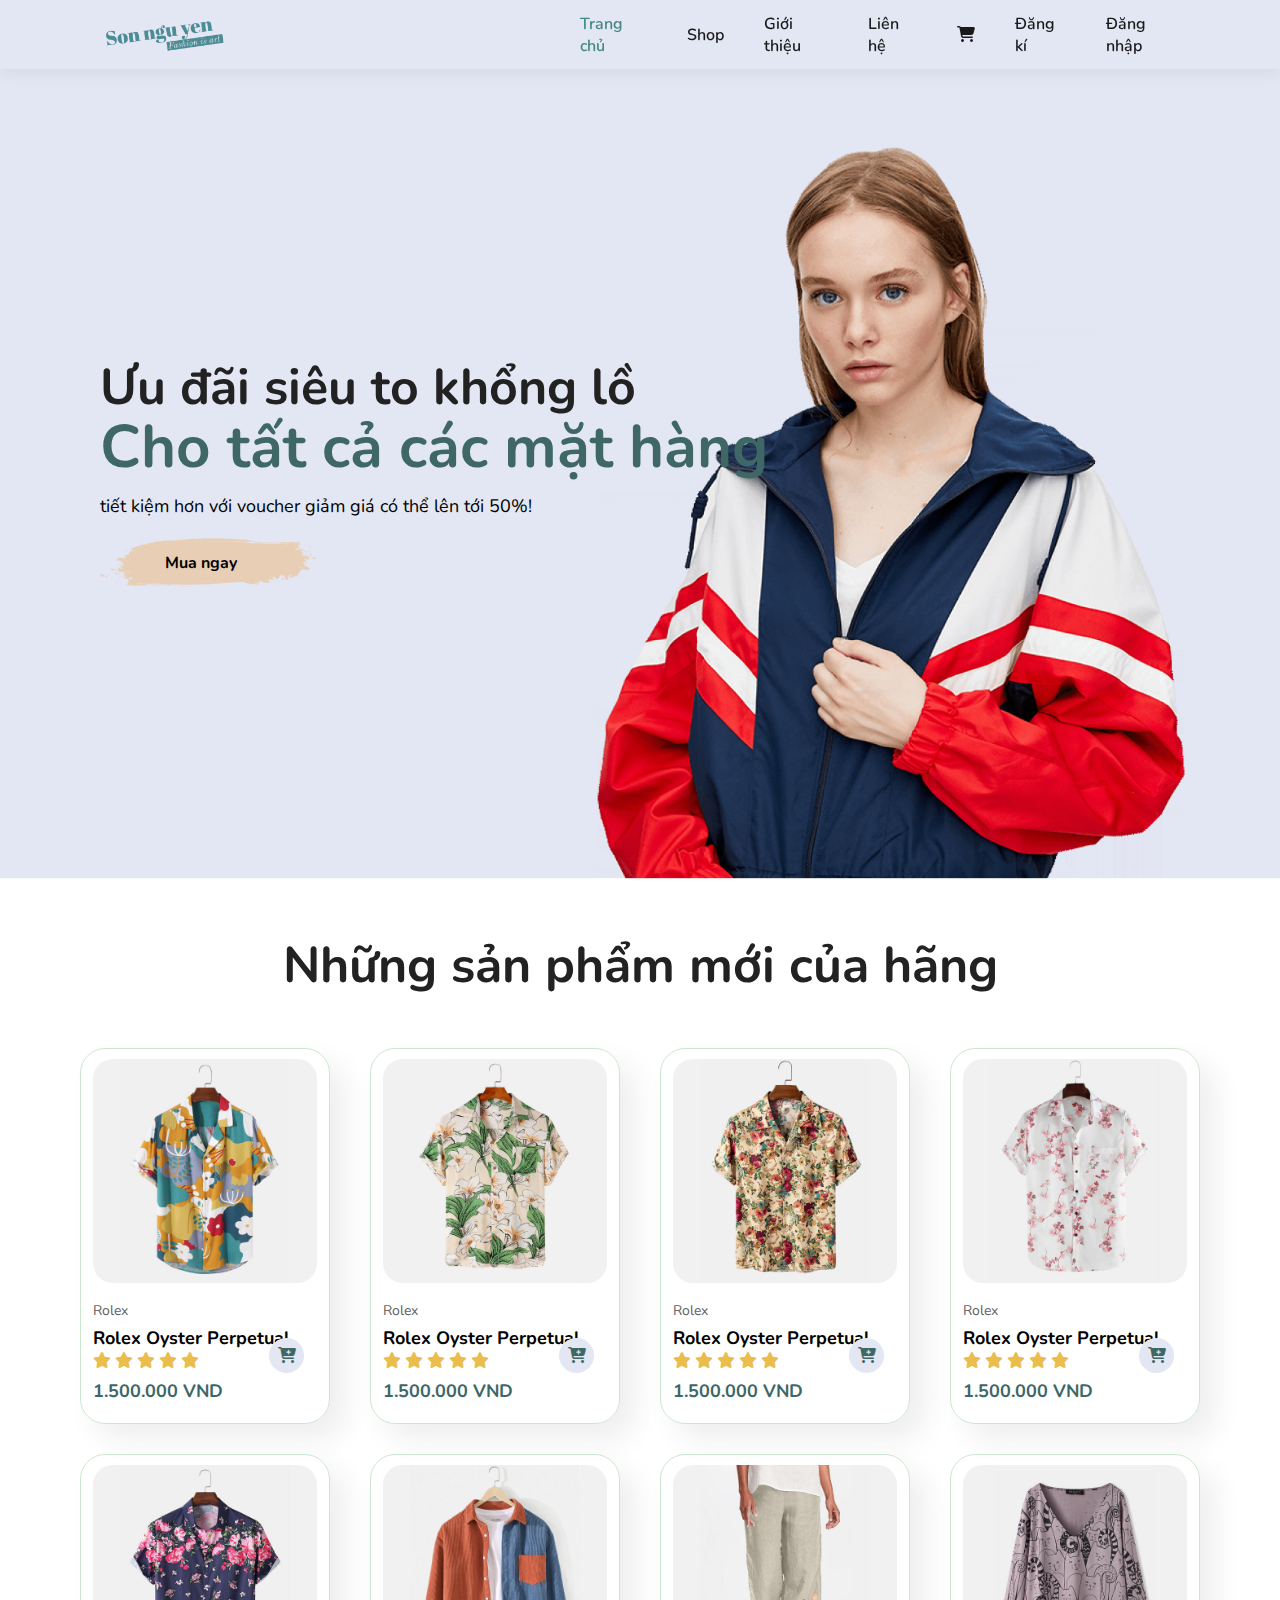
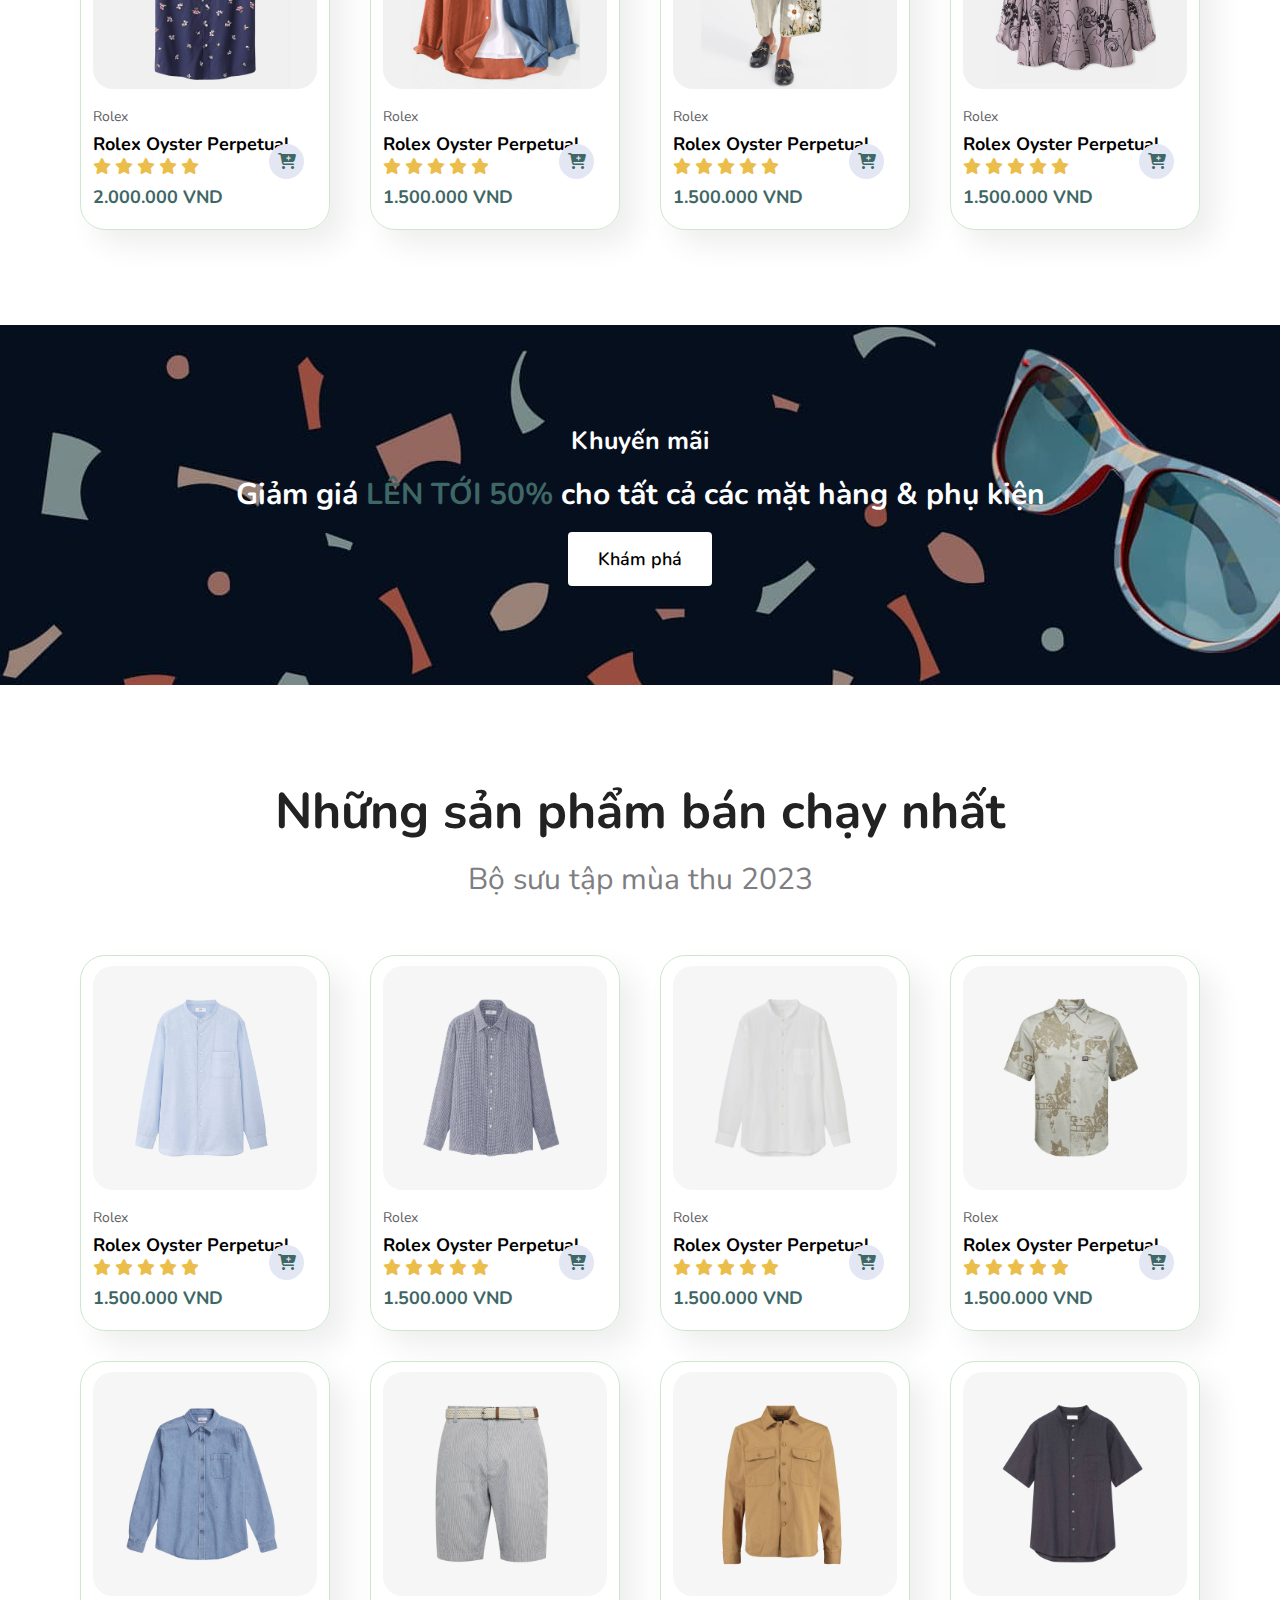
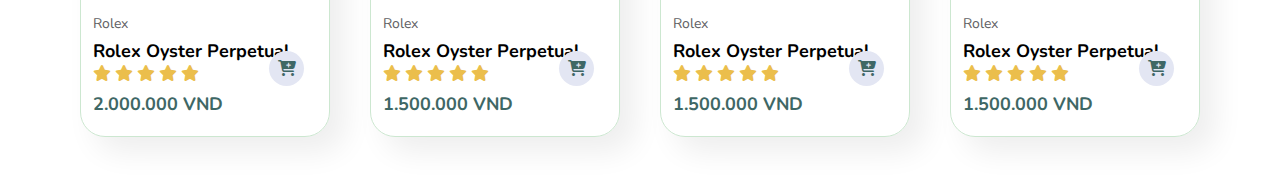
<file: index.html>
<!DOCTYPE html>
<html lang="en">
    <head>
        <meta charset="UTF-8" />
        <meta http-equiv="X-UA-Compatible" content="IE=edge" />
        <meta name="viewport" content="width=device-width, initial-scale=1.0" />
        <title>Son Ngu Yen</title>
        <link
            rel="stylesheet"
            href="https://cdnjs.cloudflare.com/ajax/libs/font-awesome/6.4.2/css/all.min.css"
        />
        <link rel="stylesheet" href="style.css" />
    </head>

    <body>
        <section id="header">
            <a href="index.html" style="width: 500px"
                ><img
                    src="img/logo.png"
                    style="width: 35%; height: auto; padding-top: 10px"
                    class="logo"
                    alt=""
            /></a>
            <div>
                <ul id="navbar">
                    <li><a class="active" href="index.html">Trang chủ</a></li>
                    <li><a href="shop.html">Shop</a></li>
                    <li><a href="about.html">Giới thiệu</a></li>
                    <li><a href="contact.html">Liên hệ</a></li>
                    <li id="rmfrnavbar">
                        <a href="cart.html"
                            ><i class="fa-solid fa-cart-shopping"></i
                        ></a>
                    </li>
                    <li><a href="login.html">Đăng kí</a></li>
                    <li><a href="login.html">Đăng nhập</a></li>
                    <a href="#" id="close"><i class="far fa-times"></i></a>
                </ul>
            </div>

            <div id="mobile">
                <a href="cart.html"
                    ><i class="fa-solid fa-cart-shopping"></i
                ></a>
                <i id="bar" class="fas fa-outdent"></i>
            </div>
        </section>

        <section id="hero">
            <h2>Ưu đãi siêu to khổng lồ</h2>
            <h1>Cho tất cả các mặt hàng</h1>
            <p>tiết kiệm hơn với voucher giảm giá có thể lên tới 50%!</p>
            <button>Mua ngay</button>
        </section>

        <section id="product1" class="section-p1">
            <h2>Những sản phẩm mới của hãng</h2>
            <div class="pro-container">
                <div
                    class="pro"
                    onclick="window.location.href='detailproduct.html';"
                >
                    <img src="img/products/f1.jpg" alt="" />
                    <div class="description">
                        <span>Rolex</span>
                        <h5>Rolex Oyster Perpetual</h5>
                        <div class="star">
                            <i class="fas fa-star"></i>
                            <i class="fas fa-star"></i>
                            <i class="fas fa-star"></i>
                            <i class="fas fa-star"></i>
                            <i class="fas fa-star"></i>
                        </div>
                        <h4>1.500.000 VND</h4>
                    </div>
                    <a href="#"><i class="fa-solid fa-cart-plus cart"></i></a>
                </div>
                <div
                    class="pro"
                    onclick="window.location.href='detailproduct.html';"
                >
                    <img src="img/products/f2.jpg" alt="" />
                    <div class="description">
                        <span>Rolex</span>
                        <h5>Rolex Oyster Perpetual</h5>
                        <div class="star">
                            <i class="fas fa-star"></i>
                            <i class="fas fa-star"></i>
                            <i class="fas fa-star"></i>
                            <i class="fas fa-star"></i>
                            <i class="fas fa-star"></i>
                        </div>
                        <h4>1.500.000 VND</h4>
                    </div>
                    <a href="#"><i class="fa-solid fa-cart-plus cart"></i></a>
                </div>
                <div
                    class="pro"
                    onclick="window.location.href='detailproduct.html';"
                >
                    <img src="img/products/f3.jpg" alt="" />
                    <div class="description">
                        <span>Rolex</span>
                        <h5>Rolex Oyster Perpetual</h5>
                        <div class="star">
                            <i class="fas fa-star"></i>
                            <i class="fas fa-star"></i>
                            <i class="fas fa-star"></i>
                            <i class="fas fa-star"></i>
                            <i class="fas fa-star"></i>
                        </div>
                        <h4>1.500.000 VND</h4>
                    </div>
                    <a href="#"><i class="fa-solid fa-cart-plus cart"></i></a>
                </div>
                <div
                    class="pro"
                    onclick="window.location.href='detailproduct.html';"
                >
                    <img src="img/products/f4.jpg" alt="" />
                    <div class="description">
                        <span>Rolex</span>
                        <h5>Rolex Oyster Perpetual</h5>
                        <div class="star">
                            <i class="fas fa-star"></i>
                            <i class="fas fa-star"></i>
                            <i class="fas fa-star"></i>
                            <i class="fas fa-star"></i>
                            <i class="fas fa-star"></i>
                        </div>
                        <h4>1.500.000 VND</h4>
                    </div>
                    <a href="#"><i class="fa-solid fa-cart-plus cart"></i></a>
                </div>
                <div
                    class="pro"
                    onclick="window.location.href='detailproduct.html';"
                >
                    <img src="img/products/f5.jpg" alt="" />
                    <div class="description">
                        <span>Rolex</span>
                        <h5>Rolex Oyster Perpetual</h5>
                        <div class="star">
                            <i class="fas fa-star"></i>
                            <i class="fas fa-star"></i>
                            <i class="fas fa-star"></i>
                            <i class="fas fa-star"></i>
                            <i class="fas fa-star"></i>
                        </div>
                        <h4>2.000.000 VND</h4>
                    </div>
                    <a href="#"><i class="fa-solid fa-cart-plus cart"></i></a>
                </div>
                <div
                    class="pro"
                    onclick="window.location.href='detailproduct.html';"
                >
                    <img src="img/products/f6.jpg" alt="" />
                    <div class="description">
                        <span>Rolex</span>
                        <h5>Rolex Oyster Perpetual</h5>
                        <div class="star">
                            <i class="fas fa-star"></i>
                            <i class="fas fa-star"></i>
                            <i class="fas fa-star"></i>
                            <i class="fas fa-star"></i>
                            <i class="fas fa-star"></i>
                        </div>
                        <h4>1.500.000 VND</h4>
                    </div>
                    <a href="#"><i class="fa-solid fa-cart-plus cart"></i></a>
                </div>
                <div
                    class="pro"
                    onclick="window.location.href='detailproduct.html';"
                >
                    <img src="img/products/f7.jpg" alt="" />
                    <div class="description">
                        <span>Rolex</span>
                        <h5>Rolex Oyster Perpetual</h5>
                        <div class="star">
                            <i class="fas fa-star"></i>
                            <i class="fas fa-star"></i>
                            <i class="fas fa-star"></i>
                            <i class="fas fa-star"></i>
                            <i class="fas fa-star"></i>
                        </div>
                        <h4>1.500.000 VND</h4>
                    </div>
                    <a href="#"><i class="fa-solid fa-cart-plus cart"></i></a>
                </div>
                <div
                    class="pro"
                    onclick="window.location.href='detailproduct.html';"
                >
                    <img src="img/products/f8.jpg" alt="" />
                    <div class="description">
                        <span>Rolex</span>
                        <h5>Rolex Oyster Perpetual</h5>
                        <div class="star">
                            <i class="fas fa-star"></i>
                            <i class="fas fa-star"></i>
                            <i class="fas fa-star"></i>
                            <i class="fas fa-star"></i>
                            <i class="fas fa-star"></i>
                        </div>
                        <h4>1.500.000 VND</h4>
                    </div>
                    <a href="#"><i class="fa-solid fa-cart-plus cart"></i></a>
                </div>
            </div>
        </section>

        <section id="banner" class="section-m1">
            <h4>Khuyến mãi</h4>
            <h2>
                Giảm giá <span>LÊN TỚI 50%</span> cho tất cả các mặt hàng & phụ
                kiện
            </h2>
            <button class="normal">Khám phá</button>
        </section>

        <section id="product1" class="section-p1">
            <h2>Những sản phẩm bán chạy nhất</h2>
            <p>Bộ sưu tập mùa thu 2023</p>
            <div class="pro-container">
                <div
                    class="pro"
                    onclick="window.location.href='detailproduct.html';"
                >
                    <img src="img/products/n1.jpg" alt="" />
                    <div class="description">
                        <span>Rolex</span>
                        <h5>Rolex Oyster Perpetual</h5>
                        <div class="star">
                            <i class="fas fa-star"></i>
                            <i class="fas fa-star"></i>
                            <i class="fas fa-star"></i>
                            <i class="fas fa-star"></i>
                            <i class="fas fa-star"></i>
                        </div>
                        <h4>1.500.000 VND</h4>
                    </div>
                    <a href="#"><i class="fa-solid fa-cart-plus cart"></i></a>
                </div>
                <div
                    class="pro"
                    onclick="window.location.href='detailproduct.html';"
                >
                    <img src="img/products/n2.jpg" alt="" />
                    <div class="description">
                        <span>Rolex</span>
                        <h5>Rolex Oyster Perpetual</h5>
                        <div class="star">
                            <i class="fas fa-star"></i>
                            <i class="fas fa-star"></i>
                            <i class="fas fa-star"></i>
                            <i class="fas fa-star"></i>
                            <i class="fas fa-star"></i>
                        </div>
                        <h4>1.500.000 VND</h4>
                    </div>
                    <a href="#"><i class="fa-solid fa-cart-plus cart"></i></a>
                </div>
                <div
                    class="pro"
                    onclick="window.location.href='detailproduct.html';"
                >
                    <img src="img/products/n3.jpg" alt="" />
                    <div class="description">
                        <span>Rolex</span>
                        <h5>Rolex Oyster Perpetual</h5>
                        <div class="star">
                            <i class="fas fa-star"></i>
                            <i class="fas fa-star"></i>
                            <i class="fas fa-star"></i>
                            <i class="fas fa-star"></i>
                            <i class="fas fa-star"></i>
                        </div>
                        <h4>1.500.000 VND</h4>
                    </div>
                    <a href="#"><i class="fa-solid fa-cart-plus cart"></i></a>
                </div>
                <div
                    class="pro"
                    onclick="window.location.href='detailproduct.html';"
                >
                    <img src="img/products/n4.jpg" alt="" />
                    <div class="description">
                        <span>Rolex</span>
                        <h5>Rolex Oyster Perpetual</h5>
                        <div class="star">
                            <i class="fas fa-star"></i>
                            <i class="fas fa-star"></i>
                            <i class="fas fa-star"></i>
                            <i class="fas fa-star"></i>
                            <i class="fas fa-star"></i>
                        </div>
                        <h4>1.500.000 VND</h4>
                    </div>
                    <a href="#"><i class="fa-solid fa-cart-plus cart"></i></a>
                </div>
                <div
                    class="pro"
                    onclick="window.location.href='detailproduct.html';"
                >
                    <img src="img/products/n5.jpg" alt="" />
                    <div class="description">
                        <span>Rolex</span>
                        <h5>Rolex Oyster Perpetual</h5>
                        <div class="star">
                            <i class="fas fa-star"></i>
                            <i class="fas fa-star"></i>
                            <i class="fas fa-star"></i>
                            <i class="fas fa-star"></i>
                            <i class="fas fa-star"></i>
                        </div>
                        <h4>2.000.000 VND</h4>
                    </div>
                    <a href="#"><i class="fa-solid fa-cart-plus cart"></i></a>
                </div>
                <div
                    class="pro"
                    onclick="window.location.href='detailproduct.html';"
                >
                    <img src="img/products/n6.jpg" alt="" />
                    <div class="description">
                        <span>Rolex</span>
                        <h5>Rolex Oyster Perpetual</h5>
                        <div class="star">
                            <i class="fas fa-star"></i>
                            <i class="fas fa-star"></i>
                            <i class="fas fa-star"></i>
                            <i class="fas fa-star"></i>
                            <i class="fas fa-star"></i>
                        </div>
                        <h4>1.500.000 VND</h4>
                    </div>
                    <a href="#"><i class="fa-solid fa-cart-plus cart"></i></a>
                </div>
                <div
                    class="pro"
                    onclick="window.location.href='detailproduct.html';"
                >
                    <img src="img/products/n7.jpg" alt="" />
                    <div class="description">
                        <span>Rolex</span>
                        <h5>Rolex Oyster Perpetual</h5>
                        <div class="star">
                            <i class="fas fa-star"></i>
                            <i class="fas fa-star"></i>
                            <i class="fas fa-star"></i>
                            <i class="fas fa-star"></i>
                            <i class="fas fa-star"></i>
                        </div>
                        <h4>1.500.000 VND</h4>
                    </div>
                    <a href="#"><i class="fa-solid fa-cart-plus cart"></i></a>
                </div>
                <div
                    class="pro"
                    onclick="window.location.href='detailproduct.html';"
                >
                    <img src="img/products/n8.jpg" alt="" />
                    <div class="description">
                        <span>Rolex</span>
                        <h5>Rolex Oyster Perpetual</h5>
                        <div class="star">
                            <i class="fas fa-star"></i>
                            <i class="fas fa-star"></i>
                            <i class="fas fa-star"></i>
                            <i class="fas fa-star"></i>
                            <i class="fas fa-star"></i>
                        </div>
                        <h4>1.500.000 VND</h4>
                    </div>
                    <a href="#"><i class="fa-solid fa-cart-plus cart"></i></a>
                </div>
            </div>
        </section>

        <script src="script.js"></script>
    </body>
</html>
</file>
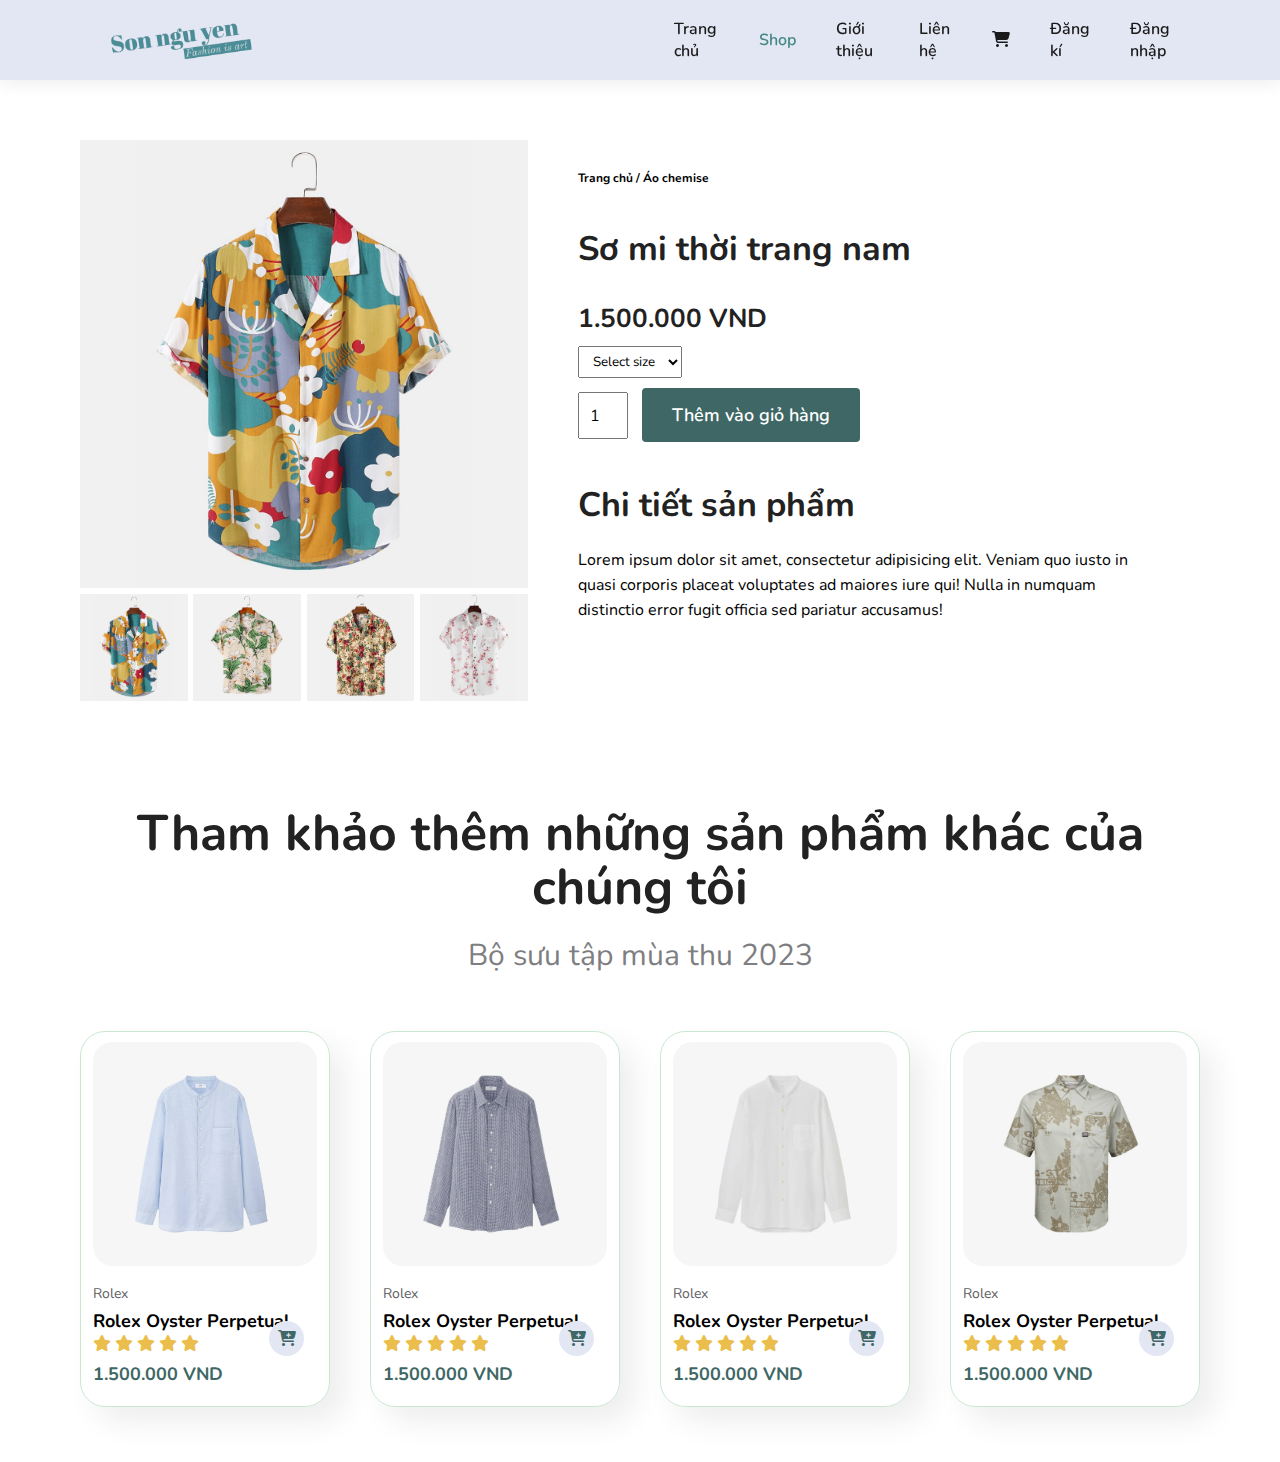
<file: detailproduct.html>
<!DOCTYPE html>
<html lang="en">
    <head>
        <meta charset="UTF-8" />
        <meta http-equiv="X-UA-Compatible" content="IE=edge" />
        <meta name="viewport" content="width=device-width, initial-scale=1.0" />
        <title>Son Ngu Yen</title>
        <link
            rel="stylesheet"
            href="https://cdnjs.cloudflare.com/ajax/libs/font-awesome/6.4.2/css/all.min.css"
        />
        <link rel="stylesheet" href="style.css" />
    </head>

    <body>
        <section id="header">
            <a href="index.html" style="width: 700px;"><img src="img/logo.png" style="width: 35%; height: auto; padding-top: 10px" class="logo" alt=""/></a>
            <div>
                <ul id="navbar">
                    <li><a href="index.html">Trang chủ</a></li>
                    <li><a class="active" href="shop.html">Shop</a></li>
                    <li><a href="about.html">Giới thiệu</a></li>
                    <li><a href="contact.html">Liên hệ</a></li>
                    <li id="rmfrnavbar"><a href="cart.html"><i class="fa-solid fa-cart-shopping"></i></a></li>
                    <li><a href="login.html">Đăng kí</a></li>
                    <li><a href="login.html">Đăng nhập</a></li>
                    <a href="#" id="close"><i class="far fa-times"></i></a>
                </ul>
            </div>

            <div id="mobile">
                <a href="cart.html"
                    ><i class="fa-solid fa-cart-shopping"></i
                ></a>
                <i id="bar" class="fas fa-outdent"></i>
            </div>
        </section>

        <section id="productdetails" class="section-p1">
            <div class="single-product-image">
                <img
                    src="img/products/f1.jpg"
                    width="100%"
                    id="MainImg"
                    alt=""
                />

                <div class="small-img-group">
                    <div class="small-img-col">
                        <img
                            src="img/products/f1.jpg"
                            width="100%"
                            class="SmallImg"
                            alt=""
                        />
                    </div>
                    <div class="small-img-col">
                        <img
                            src="img/products/f2.jpg"
                            width="100%"
                            class="SmallImg"
                            alt=""
                        />
                    </div>
                    <div class="small-img-col">
                        <img
                            src="img/products/f3.jpg"
                            width="100%"
                            class="SmallImg"
                            alt=""
                        />
                    </div>
                    <div class="small-img-col">
                        <img
                            src="img/products/f4.jpg"
                            width="100%"
                            class="SmallImg"
                            alt=""
                        />
                    </div>
                </div>
            </div>

            <div class="single-product-details">
                <h6>Trang chủ / Áo chemise</h6>
                <h4>Sơ mi thời trang nam</h4>
                <h2>1.500.000 VND</h2>
                <select>
                    <option>Select size</option>
                    <option>XS</option>
                    <option>S</option>
                    <option>M</option>
                    <option>L</option>
                    <option>XL</option>
                    <option>XXL</option>
                </select>
                <input type="number" value="1"/>
                <button class="normal">Thêm vào giỏ hàng</button>
                <h4>Chi tiết sản phẩm</h4>
                <span>
                    Lorem ipsum dolor sit amet, consectetur adipisicing elit.
                    Veniam quo iusto in quasi corporis placeat voluptates ad
                    maiores iure qui! Nulla in numquam distinctio error fugit
                    officia sed pariatur accusamus!
                </span>
            </div>
        </section>

        <section id="product1" class="section-p1">
            <h2>Tham khảo thêm những sản phẩm khác của chúng tôi</h2>
            <p>Bộ sưu tập mùa thu 2023</p>
            <div class="pro-container">
                <div class="pro">
                    <img src="img/products/n1.jpg" alt="" />
                    <div class="description">
                        <span>Rolex</span>
                        <h5>Rolex Oyster Perpetual</h5>
                        <div class="star">
                            <i class="fas fa-star"></i>
                            <i class="fas fa-star"></i>
                            <i class="fas fa-star"></i>
                            <i class="fas fa-star"></i>
                            <i class="fas fa-star"></i>
                        </div>
                        <h4>1.500.000 VND</h4>
                    </div>
                    <a href="#"><i class="fa-solid fa-cart-plus cart"></i></a>
                </div>
                <div class="pro">
                    <img src="img/products/n2.jpg" alt="" />
                    <div class="description">
                        <span>Rolex</span>
                        <h5>Rolex Oyster Perpetual</h5>
                        <div class="star">
                            <i class="fas fa-star"></i>
                            <i class="fas fa-star"></i>
                            <i class="fas fa-star"></i>
                            <i class="fas fa-star"></i>
                            <i class="fas fa-star"></i>
                        </div>
                        <h4>1.500.000 VND</h4>
                    </div>
                    <a href="#"><i class="fa-solid fa-cart-plus cart"></i></a>
                </div>
                <div class="pro">
                    <img src="img/products/n3.jpg" alt="" />
                    <div class="description">
                        <span>Rolex</span>
                        <h5>Rolex Oyster Perpetual</h5>
                        <div class="star">
                            <i class="fas fa-star"></i>
                            <i class="fas fa-star"></i>
                            <i class="fas fa-star"></i>
                            <i class="fas fa-star"></i>
                            <i class="fas fa-star"></i>
                        </div>
                        <h4>1.500.000 VND</h4>
                    </div>
                    <a href="#"><i class="fa-solid fa-cart-plus cart"></i></a>
                </div>
                <div class="pro">
                    <img src="img/products/n4.jpg" alt="" />
                    <div class="description">
                        <span>Rolex</span>
                        <h5>Rolex Oyster Perpetual</h5>
                        <div class="star">
                            <i class="fas fa-star"></i>
                            <i class="fas fa-star"></i>
                            <i class="fas fa-star"></i>
                            <i class="fas fa-star"></i>
                            <i class="fas fa-star"></i>
                        </div>
                        <h4>1.500.000 VND</h4>
                    </div>
                    <a href="#"><i class="fa-solid fa-cart-plus cart"></i></a>
                </div>
            </div>
        </section>

        <script>
            var MainImg = document.getElementById("MainImg");
            var SmallImg = document.querySelectorAll(".SmallImg");
        
            SmallImg.forEach(function(smallImage, index) {
                smallImage.onclick = function() {
                    MainImg.src = smallImage.src;
                };
            });
        </script>

        <script src="script.js"></script>
    </body>
</html>
</file>
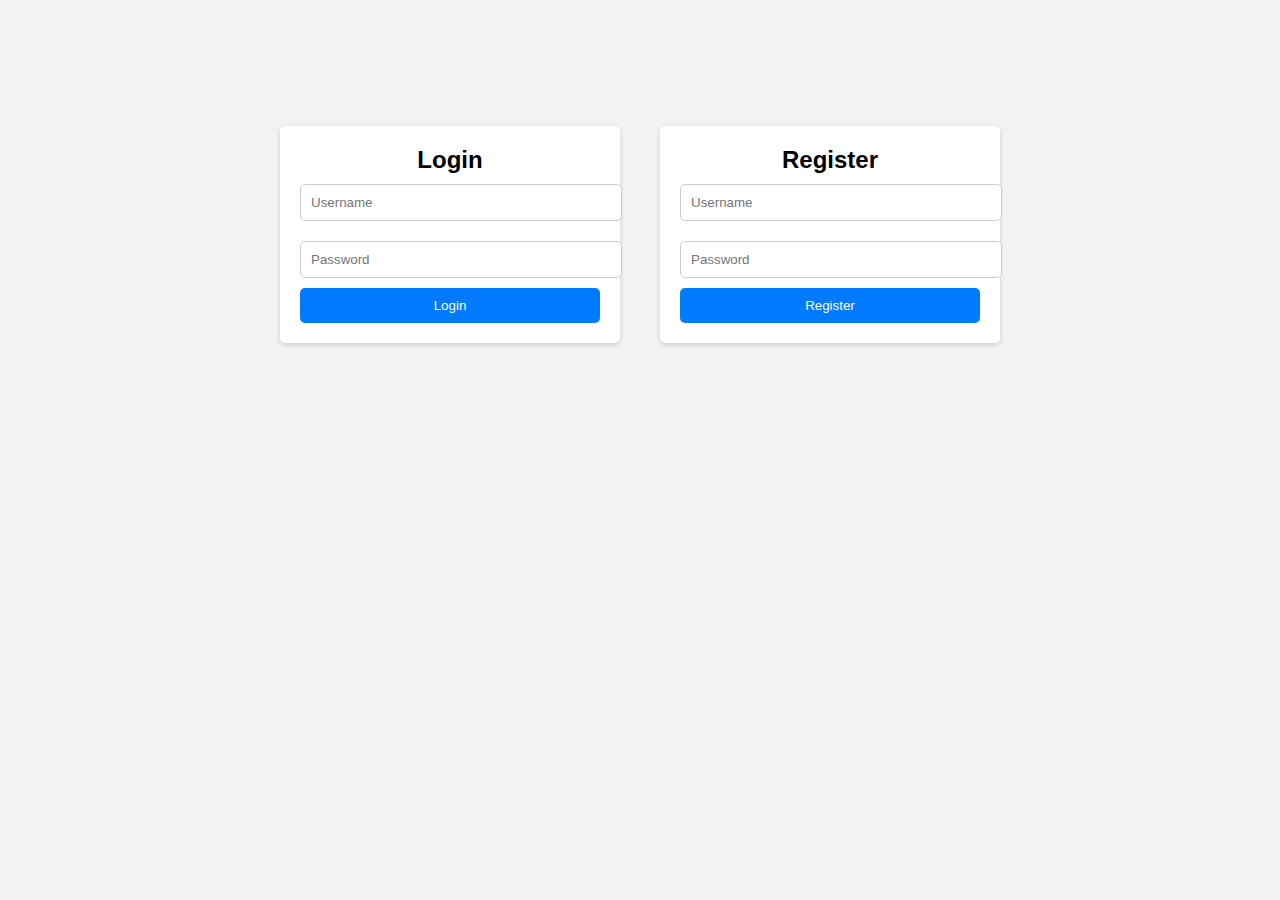
<file: login.html>
<!DOCTYPE html>
<html lang="en">
<head>
    <meta charset="UTF-8">
    <meta name="viewport" content="width=device-width, initial-scale=1.0">
    <link rel="stylesheet" href="loginstyle.css">
    <title>Login and Register</title>
</head>
<body>
    <div class="container">
        <div class="form-container">
            <form id="login-form" class="form">
                <h2>Login</h2>
                <input type="text" id="login-username" placeholder="Username">
                <input type="password" id="login-password" placeholder="Password">
                <button type="button" onclick="login()">Login</button>
            </form>
            <form id="register-form" class="form">
                <h2>Register</h2>
                <input type="text" id="register-username" placeholder="Username">
                <input type="password" id="register-password" placeholder="Password">
                <button type="button" onclick="register()">Register</button>
            </form>
        </div>
    </div>
    <script src="loginscript.js"></script>
</body> 
</html>
</file>
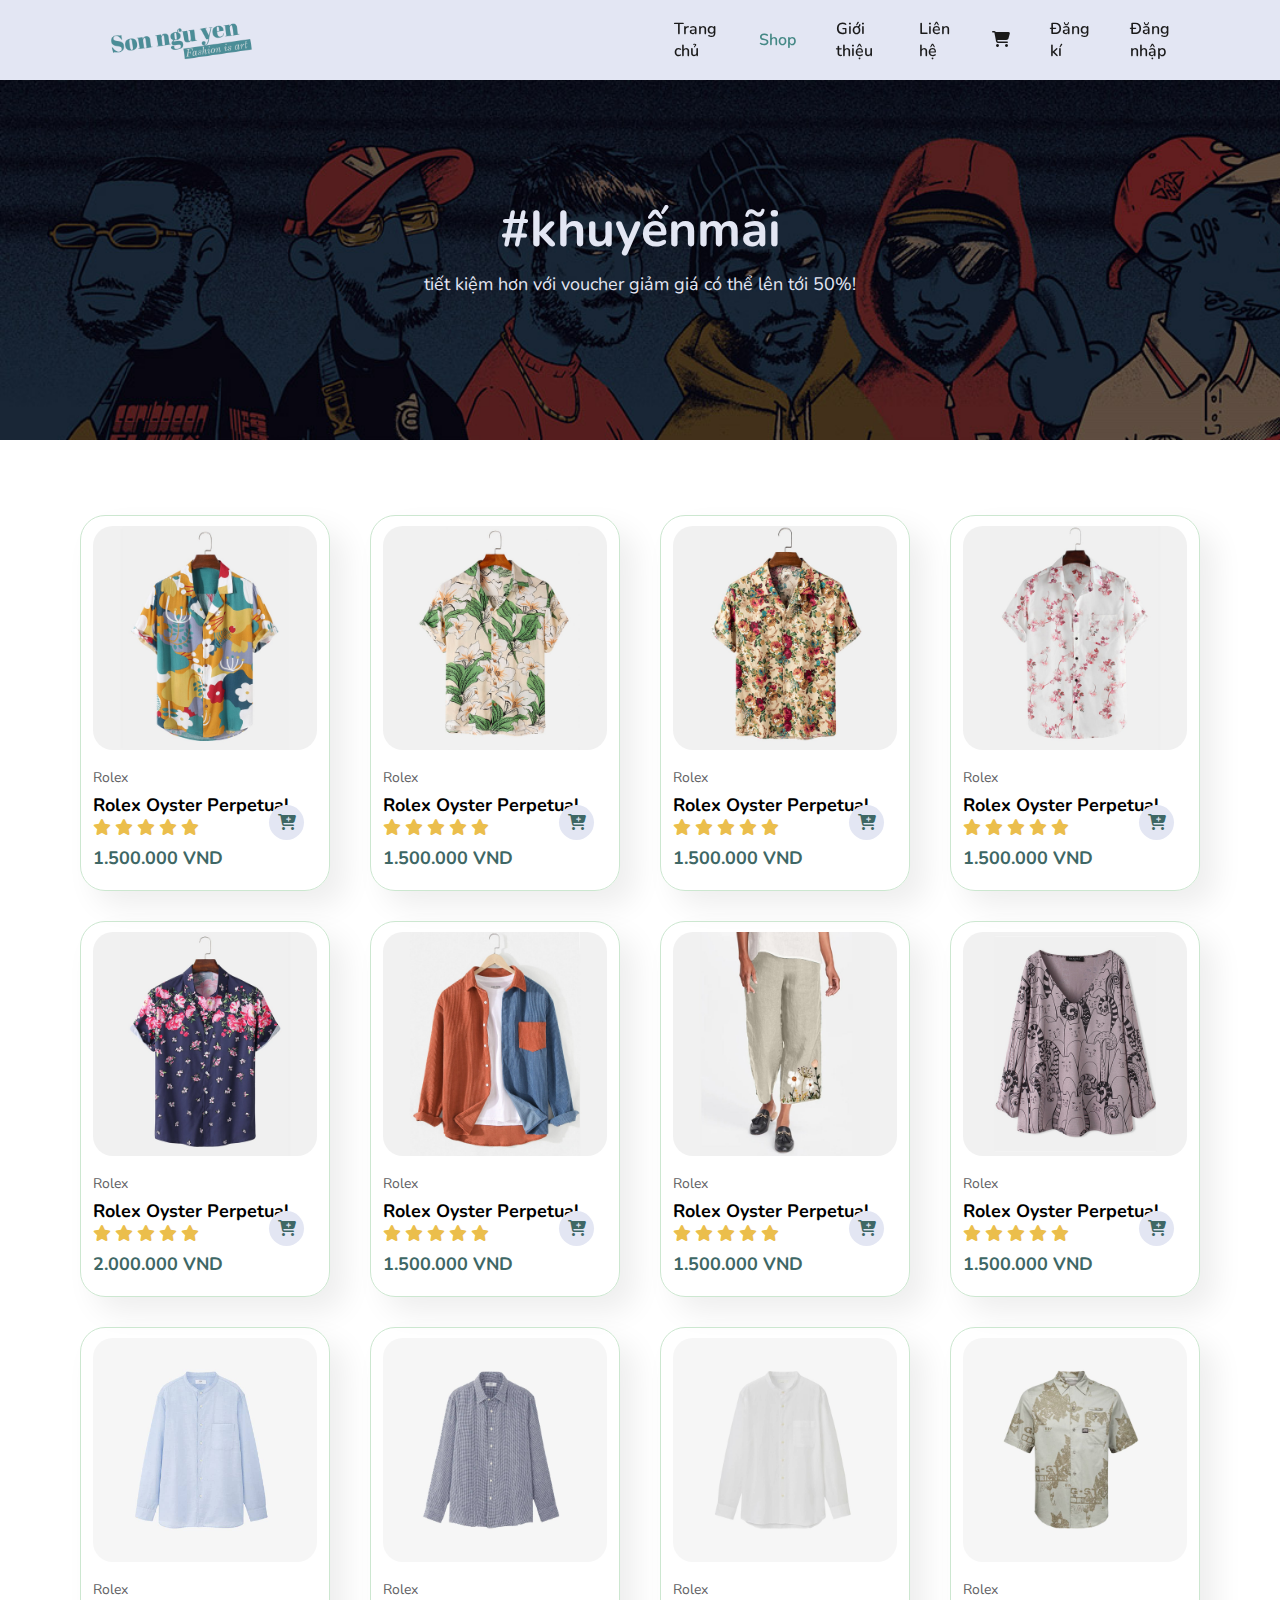
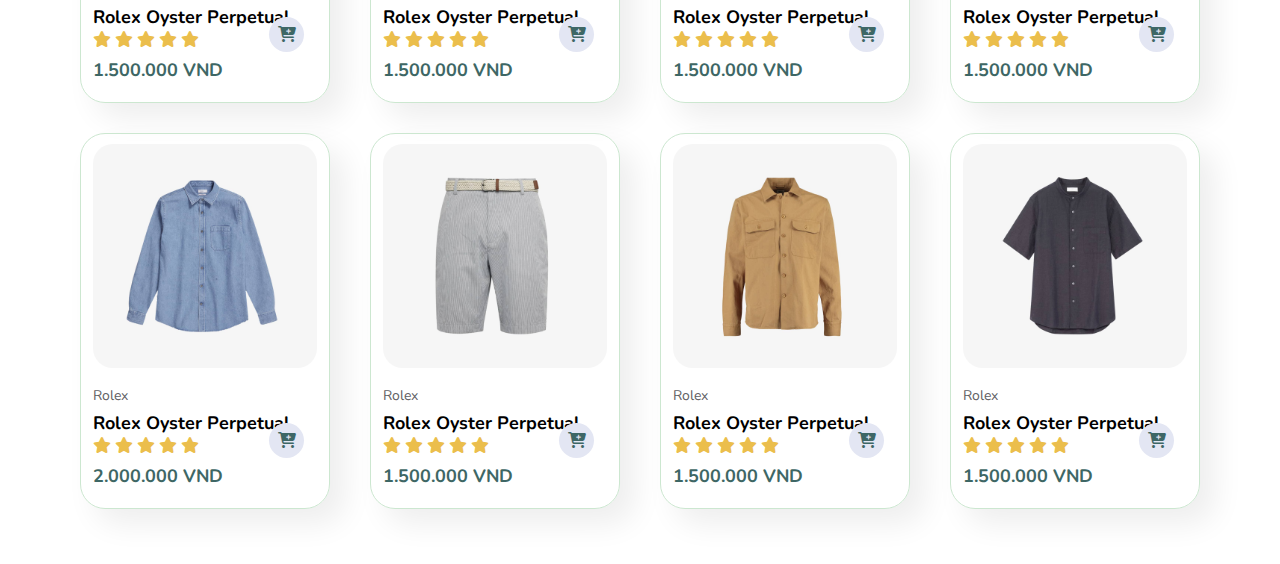
<file: shop.html>
<!DOCTYPE html>
<html lang="en">

    <head>
        <meta charset="UTF-8">
        <meta http-equiv="X-UA-Compatible" content="IE=edge">
        <meta name="viewport" content="width=device-width, initial-scale=1.0">
        <title>Son Ngu Yen</title>
        <link rel="stylesheet" href="https://cdnjs.cloudflare.com/ajax/libs/font-awesome/6.4.2/css/all.min.css" />
        <link rel="stylesheet" href="style.css">
    </head>

    <body>

        <section id="header">
            <a href="index.html"  style="width: 700px;"><img src="img/logo.png" style="width: 35%; height: auto; padding-top: 10px;" class="logo" alt=""></a>
            <div>
                <ul id="navbar">
                    <li><a href="index.html">Trang chủ</a></li>
                    <li><a class="active" href="shop.html">Shop</a></li>
                    <li><a href="about.html">Giới thiệu</a></li>
                    <li><a href="contact.html">Liên hệ</a></li>
                    <li id="rmfrnavbar"><a href="cart.html"><i class="fa-solid fa-cart-shopping"></i></a></li>
                    <li><a href="login.html">Đăng kí</a></li>
                    <li><a href="login.html">Đăng nhập</a></li>
                    <a href="#" id="close"><i class="far fa-times"></i></a>
                </ul>
            </div>

            <div id="mobile">
                <a href="cart.html"><i class="fa-solid fa-cart-shopping"></i></a>
                <i id="bar" class="fas fa-outdent"></i>
            </div>
        </section>

        <section id="page-header">
            <h2>#khuyếnmãi</h2>

            <p>tiết kiệm hơn với voucher giảm giá có thể lên tới 50%!</p>
        </section>

        <section id="product1" class="section-p1">
            <div class="pro-container">
                <div class="pro" onclick="window.location.href='detailproduct.html';">
                    <img src="img/products/f1.jpg" alt="">
                    <div class="description">
                        <span>Rolex</span>
                        <h5>Rolex Oyster Perpetual</h5>
                        <div class="star">
                            <i class="fas fa-star"></i>
                            <i class="fas fa-star"></i>
                            <i class="fas fa-star"></i>
                            <i class="fas fa-star"></i>
                            <i class="fas fa-star"></i>
                        </div>
                        <h4>1.500.000 VND</h4>
                    </div>
                    <a href="#"><i class="fa-solid fa-cart-plus cart"></i></a>
                </div>
                <div class="pro" onclick="window.location.href='detailproduct.html';">
                    <img src="img/products/f2.jpg" alt="">
                    <div class="description">
                        <span>Rolex</span>
                        <h5>Rolex Oyster Perpetual</h5>
                        <div class="star">
                            <i class="fas fa-star"></i>
                            <i class="fas fa-star"></i>
                            <i class="fas fa-star"></i>
                            <i class="fas fa-star"></i>
                            <i class="fas fa-star"></i>
                        </div>
                        <h4>1.500.000 VND</h4>
                    </div>
                    <a href="#"><i class="fa-solid fa-cart-plus cart"></i></a>
                </div>
                <div class="pro" onclick="window.location.href='detailproduct.html';">
                    <img src="img/products/f3.jpg" alt="">
                    <div class="description">
                        <span>Rolex</span>
                        <h5>Rolex Oyster Perpetual</h5>
                        <div class="star">
                            <i class="fas fa-star"></i>
                            <i class="fas fa-star"></i>
                            <i class="fas fa-star"></i>
                            <i class="fas fa-star"></i>
                            <i class="fas fa-star"></i>
                        </div>
                        <h4>1.500.000 VND</h4>
                    </div>
                    <a href="#"><i class="fa-solid fa-cart-plus cart"></i></a>
                </div>
                <div class="pro" onclick="window.location.href='detailproduct.html';">
                    <img src="img/products/f4.jpg" alt="">
                    <div class="description">
                        <span>Rolex</span>
                        <h5>Rolex Oyster Perpetual</h5>
                        <div class="star">
                            <i class="fas fa-star"></i>
                            <i class="fas fa-star"></i>
                            <i class="fas fa-star"></i>
                            <i class="fas fa-star"></i>
                            <i class="fas fa-star"></i>
                        </div>
                        <h4>1.500.000 VND</h4>
                    </div>
                    <a href="#"><i class="fa-solid fa-cart-plus cart"></i></a>
                </div>
                <div class="pro" onclick="window.location.href='detailproduct.html';">
                    <img src="img/products/f5.jpg" alt="">
                    <div class="description">
                        <span>Rolex</span>
                        <h5>Rolex Oyster Perpetual</h5>
                        <div class="star">
                            <i class="fas fa-star"></i>
                            <i class="fas fa-star"></i>
                            <i class="fas fa-star"></i>
                            <i class="fas fa-star"></i>
                            <i class="fas fa-star"></i>
                        </div>
                        <h4>2.000.000 VND</h4>
                    </div>
                    <a href="#"><i class="fa-solid fa-cart-plus cart"></i></a>
                </div>
                <div class="pro" onclick="window.location.href='detailproduct.html';">
                    <img src="img/products/f6.jpg" alt="">
                    <div class="description">
                        <span>Rolex</span>
                        <h5>Rolex Oyster Perpetual</h5>
                        <div class="star">
                            <i class="fas fa-star"></i>
                            <i class="fas fa-star"></i>
                            <i class="fas fa-star"></i>
                            <i class="fas fa-star"></i>
                            <i class="fas fa-star"></i>
                        </div>
                        <h4>1.500.000 VND</h4>
                    </div>
                    <a href="#"><i class="fa-solid fa-cart-plus cart"></i></a>
                </div>
                <div class="pro" onclick="window.location.href='detailproduct.html';">
                    <img src="img/products/f7.jpg" alt="">
                    <div class="description">
                        <span>Rolex</span>
                        <h5>Rolex Oyster Perpetual</h5>
                        <div class="star">
                            <i class="fas fa-star"></i>
                            <i class="fas fa-star"></i>
                            <i class="fas fa-star"></i>
                            <i class="fas fa-star"></i>
                            <i class="fas fa-star"></i>
                        </div>
                        <h4>1.500.000 VND</h4>
                    </div>
                    <a href="#"><i class="fa-solid fa-cart-plus cart"></i></a>
                </div>
                <div class="pro" onclick="window.location.href='detailproduct.html';">
                    <img src="img/products/f8.jpg" alt="">
                    <div class="description">
                        <span>Rolex</span>
                        <h5>Rolex Oyster Perpetual</h5>
                        <div class="star">
                            <i class="fas fa-star"></i>
                            <i class="fas fa-star"></i>
                            <i class="fas fa-star"></i>
                            <i class="fas fa-star"></i>
                            <i class="fas fa-star"></i>
                        </div>
                        <h4>1.500.000 VND</h4>
                    </div>
                    <a href="#"><i class="fa-solid fa-cart-plus cart"></i></a>
                </div>
                <div class="pro" onclick="window.location.href='detailproduct.html';">
                    <img src="img/products/n1.jpg" alt="">
                    <div class="description">
                        <span>Rolex</span>
                        <h5>Rolex Oyster Perpetual</h5>
                        <div class="star">
                            <i class="fas fa-star"></i>
                            <i class="fas fa-star"></i>
                            <i class="fas fa-star"></i>
                            <i class="fas fa-star"></i>
                            <i class="fas fa-star"></i>
                        </div>
                        <h4>1.500.000 VND</h4>
                    </div>
                    <a href="#"><i class="fa-solid fa-cart-plus cart"></i></a>
                </div>
                <div class="pro" onclick="window.location.href='detailproduct.html';">
                    <img src="img/products/n2.jpg" alt="">
                    <div class="description">
                        <span>Rolex</span>
                        <h5>Rolex Oyster Perpetual</h5>
                        <div class="star">
                            <i class="fas fa-star"></i>
                            <i class="fas fa-star"></i>
                            <i class="fas fa-star"></i>
                            <i class="fas fa-star"></i>
                            <i class="fas fa-star"></i>
                        </div>
                        <h4>1.500.000 VND</h4>
                    </div>
                    <a href="#"><i class="fa-solid fa-cart-plus cart"></i></a>
                </div>
                <div class="pro" onclick="window.location.href='detailproduct.html';">
                    <img src="img/products/n3.jpg" alt="">
                    <div class="description">
                        <span>Rolex</span>
                        <h5>Rolex Oyster Perpetual</h5>
                        <div class="star">
                            <i class="fas fa-star"></i>
                            <i class="fas fa-star"></i>
                            <i class="fas fa-star"></i>
                            <i class="fas fa-star"></i>
                            <i class="fas fa-star"></i>
                        </div>
                        <h4>1.500.000 VND</h4>
                    </div>
                    <a href="#"><i class="fa-solid fa-cart-plus cart"></i></a>
                </div>
                <div class="pro" onclick="window.location.href='detailproduct.html';">
                    <img src="img/products/n4.jpg" alt="">
                    <div class="description">
                        <span>Rolex</span>
                        <h5>Rolex Oyster Perpetual</h5>
                        <div class="star">
                            <i class="fas fa-star"></i>
                            <i class="fas fa-star"></i>
                            <i class="fas fa-star"></i>
                            <i class="fas fa-star"></i>
                            <i class="fas fa-star"></i>
                        </div>
                        <h4>1.500.000 VND</h4>
                    </div>
                    <a href="#"><i class="fa-solid fa-cart-plus cart"></i></a>
                </div>
                <div class="pro" onclick="window.location.href='detailproduct.html';">
                    <img src="img/products/n5.jpg" alt="">
                    <div class="description">
                        <span>Rolex</span>
                        <h5>Rolex Oyster Perpetual</h5>
                        <div class="star">
                            <i class="fas fa-star"></i>
                            <i class="fas fa-star"></i>
                            <i class="fas fa-star"></i>
                            <i class="fas fa-star"></i>
                            <i class="fas fa-star"></i>
                        </div>
                        <h4>2.000.000 VND</h4>
                    </div>
                    <a href="#"><i class="fa-solid fa-cart-plus cart"></i></a>
                </div>
                <div class="pro" onclick="window.location.href='detailproduct.html';">
                    <img src="img/products/n6.jpg" alt="">
                    <div class="description">
                        <span>Rolex</span>
                        <h5>Rolex Oyster Perpetual</h5>
                        <div class="star">
                            <i class="fas fa-star"></i>
                            <i class="fas fa-star"></i>
                            <i class="fas fa-star"></i>
                            <i class="fas fa-star"></i>
                            <i class="fas fa-star"></i>
                        </div>
                        <h4>1.500.000 VND</h4>
                    </div>
                    <a href="#"><i class="fa-solid fa-cart-plus cart"></i></a>
                </div>
                <div class="pro" onclick="window.location.href='detailproduct.html';">
                    <img src="img/products/n7.jpg" alt="">
                    <div class="description">
                        <span>Rolex</span>
                        <h5>Rolex Oyster Perpetual</h5>
                        <div class="star">
                            <i class="fas fa-star"></i>
                            <i class="fas fa-star"></i>
                            <i class="fas fa-star"></i>
                            <i class="fas fa-star"></i>
                            <i class="fas fa-star"></i>
                        </div>
                        <h4>1.500.000 VND</h4>
                    </div>
                    <a href="#"><i class="fa-solid fa-cart-plus cart"></i></a>
                </div>
                <div class="pro" onclick="window.location.href='detailproduct.html';">
                    <img src="img/products/n8.jpg" alt="">
                    <div class="description">
                        <span>Rolex</span>
                        <h5>Rolex Oyster Perpetual</h5>
                        <div class="star">
                            <i class="fas fa-star"></i>
                            <i class="fas fa-star"></i>
                            <i class="fas fa-star"></i>
                            <i class="fas fa-star"></i>
                            <i class="fas fa-star"></i>
                        </div>
                        <h4>1.500.000 VND</h4>
                    </div>
                    <a href="#"><i class="fa-solid fa-cart-plus cart"></i></a>
                </div>
            </div>
        </section>

        <script src="script.js"></script>
    </body>

</html>
</file>
<file: style.css>
@import url("https://fonts.googleapis.com/css2?family=Nunito:wght@500&display=swap");

* {
    margin: 0;
    padding: 0;
    box-sizing: border-box;
    font-family: "Nunito", sans-serif;
}

html {
    scroll-behavior: smooth;
}

h1 {
    font-size: 60px;
    line-height: 64px;
    color: #222;
}

h2 {
    font-size: 50px;
    line-height: 54px;
    color: #222;
}

h4 {
    font-size: 20px;
    color: #222;
}

h6 {
    font-weight: 700;
    font-size: 12px;
}

p {
    font-size: 16px;
    margin: 15px 0 20px 0;
}

.section-p1 {
    padding: 40px 80px;
}

.section-m1 {
    margin: 40px 0;
}

button.normal {
    font-size: 18px;
    font-weight: 600;
    padding: 15px 30px;
    color: #000;
    background-color: #fff;
    border-radius: 4px;
    cursor: pointer;
    border: none;
    outline: none;
    transition: 0.2s;
}

body {
    width: 100%;
}

#header {
    display: flex;
    align-items: center;
    justify-content: space-between;
    padding: 0px 80px;
    background: #e3e6f3;
    box-shadow: 0 5px 15px rgba(0, 0, 0, 0.06);
    z-index: 999;
    position: sticky;
    top: 0;
    left: 0;
}

#navbar {
    display: flex;
    align-items: center;
    justify-content: center;
}

#navbar li {
    list-style: none;
    padding: 0 20px;
}

#navbar li a {
    text-decoration: none;
    font-size: 16px;
    font-weight: 600;
    color: #1a1a1a;
    transition: 0.3s ease;
}

#navbar li a:hover,
#navbar li a.active {
    color: #448885;
}

#mobile {
    display: none;
    align-items: center;
}

#close {
    display: none;
}

#hero {
    background-image: url("img/hero4.png");
    height: 90vh;
    width: 100%;
    background-size: cover;
    background-position: top 25% right 0;
    padding: 0 100px;
    display: flex;
    flex-direction: column;
    align-items: flex-start;
    justify-content: center;
}

#hero h4 {
    padding-bottom: 15px;
}

#hero h1 {
    color: #3e6765;
}

#hero p {
    font-size: 18px;
}

#hero button {
    background-image: url("img/button.png");
    background-color: transparent;
    border: 0;
    padding: 14px 80px 14px 65px;
    background-repeat: no-repeat;
    cursor: pointer;
    font-weight: 700;
    font-size: 16px;
}

#hero button:hover {
    color: #3e6765;
}

#product1 {
    text-align: center;
}

#product1 h2 {
    margin: 20px;
}

#product1 p {
    font-size: 30px;
    color: #7e7e81;
}

#product1 .pro-container {
    display: flex;
    justify-content: space-between;
    padding-top: 20px;
    flex-wrap: wrap;
}

#product1 .pro {
    width: 22%;
    min-width: 250px;
    padding: 10px 12px;
    border: 1px solid #cce7d0;
    border-radius: 25px;
    cursor: pointer;
    box-shadow: 15px 15px 30px rgba(0, 0, 0, 0.07);
    margin: 15px 0;
    transition: 0.2s ease;
    position: relative;
}

#product1 .pro:hover {
    box-shadow: 20px 20px 30px rgba(0, 0, 0, 0.2);
}

#product1 .pro img {
    width: 100%;
    border-radius: 20px;
}

#product1 .pro i {
    color: #3e6765;
}

#product1 .pro .description {
    text-align: start;
    padding: 10px 0;
}

#product1 .pro .description span {
    color: #606063;
    font-size: 14px;
}

#product1 .pro .description h5 {
    padding-top: 5px;
    font-size: 18px;
}

#product1 .pro .description i {
    color: rgb(235, 190, 76);
}

#product1 .pro .description h4 {
    padding-top: 7px;
    font-size: 18px;
    font-weight: 700;
    color: #3e6765;
}

#product1 .pro .cart {
    width: 35px;
    height: 35px;
    line-height: 35px;
    border-radius: 50px;
    background-color: #e3e6f3;
    color: #3e6765;
    position: absolute;
    bottom: 50px;
    right: 25px;
}

#product1 .pro .cart:hover {
    background: #3e6765;
    color: #fff;
}

#banner {
    display: flex;
    flex-direction: column;
    justify-content: center;
    align-items: center;
    text-align: center;
    background-image: url(img/banner/b2.jpg);
    width: 100%;
    height: 40vh;
    background-size: cover;
    background-position: center;
}

#banner h4 {
    color: white;
    font-size: 25px;
}

#banner h2 {
    color: white;
    font-size: 30px;
    padding: 10px 0;
}

#banner h2 span {
    color: #3e6765;
}

#banner button:hover {
    background: #3e6765;
    color: #fff;
}

#page-header {
    background-image: url("img/banner/b1.jpg");
    width: auto;
    height: 40vh;
    background-size: cover;
    display: flex;
    justify-content: center;
    text-align: center;
    flex-direction: column;
}

#page-header h2 {
    color: #e3e6f3;
}

#page-header p {
    color: #e3e6f3;
    font-size: 18px;
}

#productdetails {
    display: flex;
    margin-top: 20px;
}

#productdetails .single-product-image {
    width: 40%;
    margin-right: 50px;
}

.small-img-group {
    display: flex;
    justify-content: space-between;
}

.small-img-col {
    flex-basis: 24%;
    cursor: pointer;
}

#productdetails .single-product-details {
    width: 50%;
    padding-top: 30px;
}

#productdetails .single-product-details h4 {
    padding: 40px 0 20px 0;
    font-size: 34px;
}

#productdetails .single-product-details h2 {
    font-size: 26px;
}

#productdetails .single-product-details select {
    display: block;
    padding: 5px 10px;
    margin-bottom: 10px;
}

#productdetails .single-product-details input {
    width: 50px;
    height: 47px;
    padding-left: 10px;
    font-size: 16px;
    margin-right: 10px;
}

#productdetails .single-product-details input:focus {
    outline: none;
}

#productdetails .single-product-details button {
    background: #3e6765;
    color: #fff;
}

#productdetails .single-product-details span {
    line-height: 25px;
}

@media (max-width: 799px) {
    #navbar {
        display: flex;
        flex-direction: column;
        align-items: flex-start;
        justify-content: flex-start;
        position: fixed;
        top: 0;
        right: -300px;
        height: 100vh;
        width: 300px;
        background-color: #e3e6f3;
        box-shadow: 0 40px 60px rgba(0, 0, 0, 0.1);
        padding: 80px 0 0 10px;
        transition: 0.3s;
    }

    #navbar.active {
        right: 0px;
    }

    #navbar li {
        margin-bottom: 25px;
    }

    #mobile {
        display: flex;
        align-items: center;
    }

    #mobile i {
        color: #1a1a1a;
        font-size: 24px;
        padding-left: 20px;
    }

    #close {
        display: initial;
        position: absolute;
        top: 30px;
        left: 30px;
        color: #222;
        font-size: 24px;
    }

    #rmfrnavbar {
        display: none;
    }

    #hero {
        height: 70vh;
        padding: 0 80px;
        background-position: top 30% right 30%;
    }

    #product1 .pro-container {
        justify-content: center;
    }

    #product1 .pro {
        margin: 15px;
    }

    #banner {
        height: 30vh;
    }
}

@media (max-width: 477px) {
    #header {
        padding: 10px 30px;
    }

    h1 {
        font-size: 38px;
    }

    h2 {
        font-size: 32px;
    }

    #hero {
        padding: 0 20px;
        background-position: 55%;
    }

    #product1 .pro {
        width: 100%;
    }

    #banner {
        height: 40vh;
    }

    #productdetails {
        display: flex;
        flex-direction: column;
    }

    #productdetails .single-product-image {
        width: 100%;
        margin-right: 0px;
    }

    #productdetails .single-product-details {
        width: 100%;
    }
}
</file>
<file: loginstyle.css>
body {
    font-family: Arial, sans-serif;
    background-color: #f2f2f2;
}

.container {
    text-align: center;
    margin: 10% auto;
}

.form-container {
    display: flex;
    justify-content: center;
}

.form {
    background-color: #fff;
    padding: 20px;
    border-radius: 5px;
    box-shadow: 0 2px 5px #ccc;
    width: 300px;
    margin: 0 20px;
}

h2 {
    margin: 0;
}

input {
    width: 100%;
    padding: 10px;
    margin: 10px 0;
    border: 1px solid #ccc;
    border-radius: 5px;
}

button {
    width: 100%;
    padding: 10px;
    background-color: #007BFF;
    color: #fff;
    border: none;
    border-radius: 5px;
    cursor: pointer;
}
</file>
